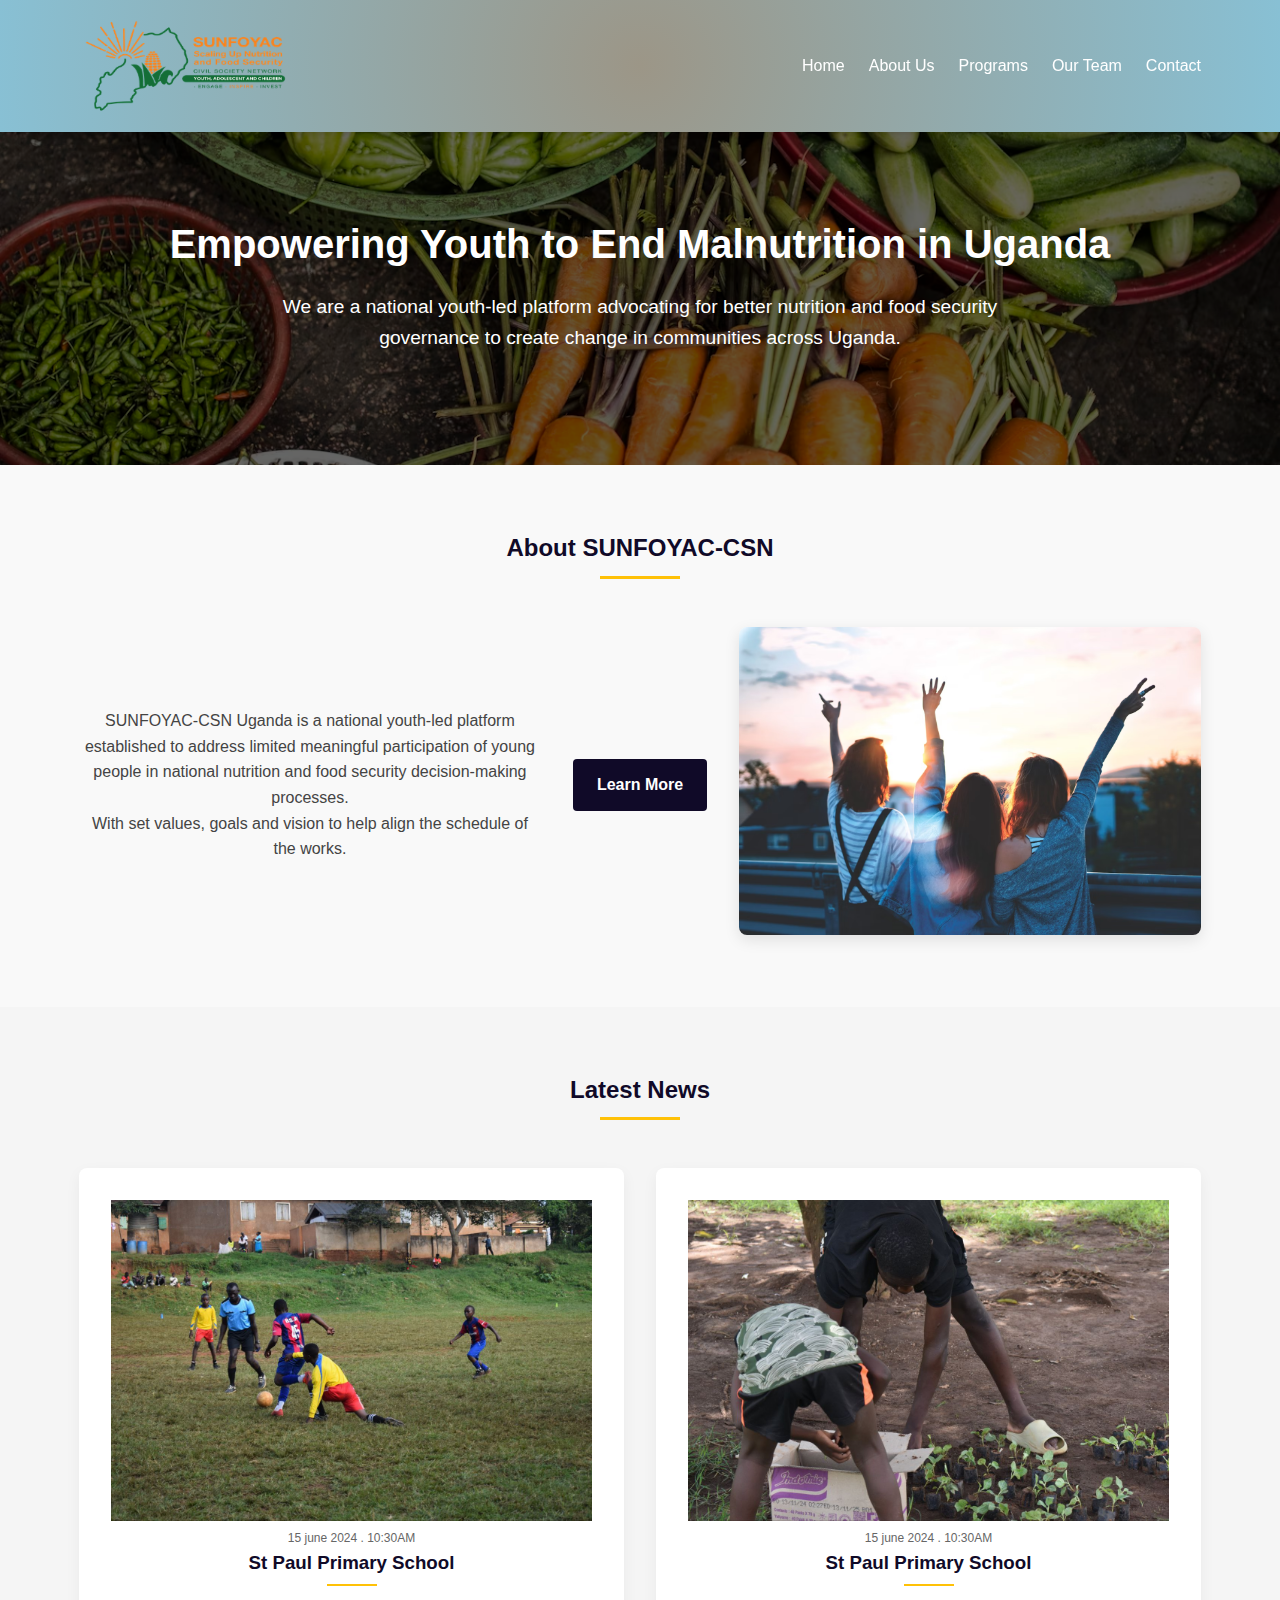
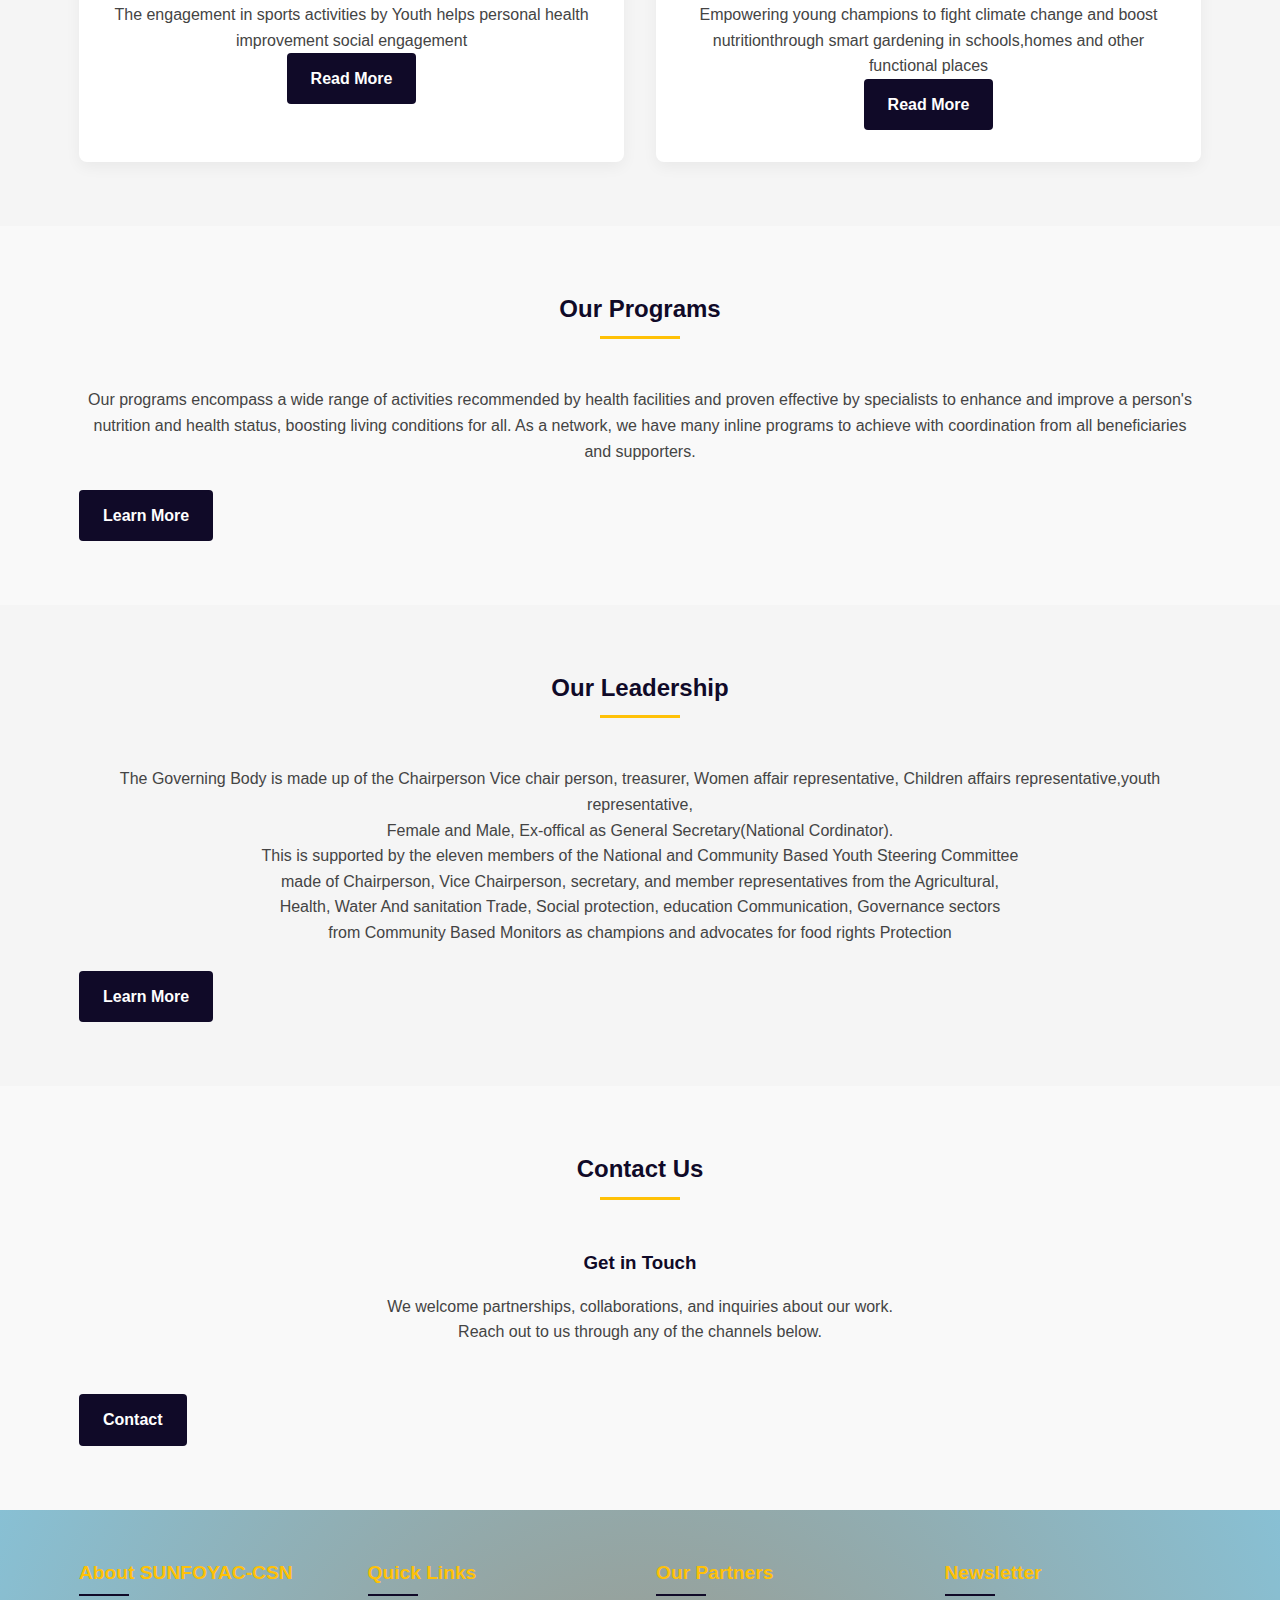
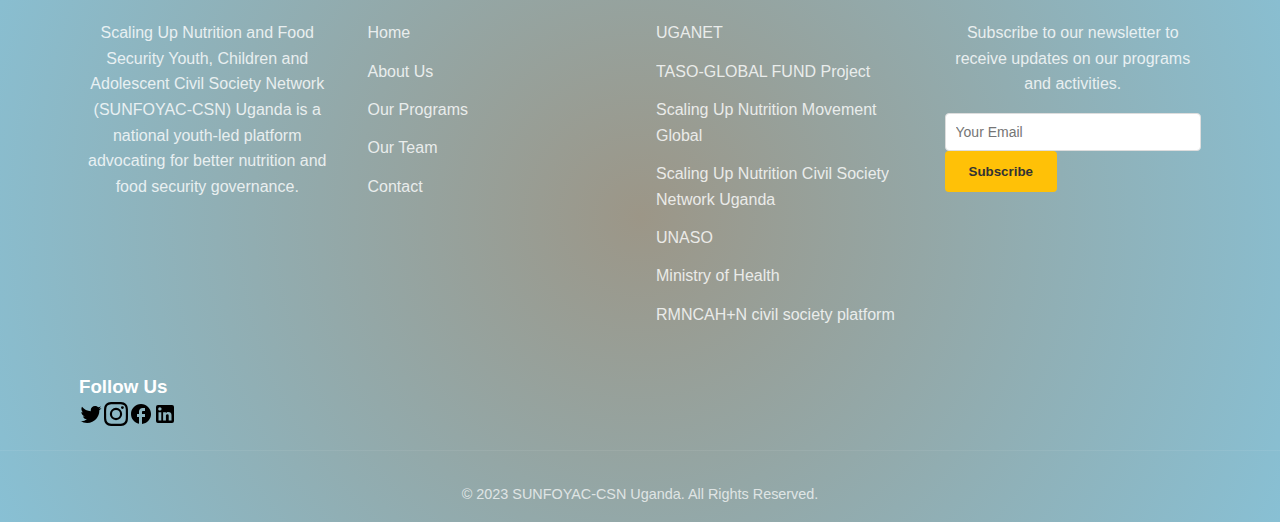
<file: index.html>
<!DOCTYPE html>
<html lang="en">
<head>
    <meta charset="UTF-8">
    <meta name="viewport" content="width=device-width, initial-scale=1.0">
    <title>SUNFOYAC-CSN Uganda | Home</title>
    <!-- Font Awesome for icons -->
    <link rel="stylesheet" href="https://cdnjs.cloudflare.com/ajax/libs/font-awesome/6.0.0-beta3/css/all.min.css">
    <!-- Main Stylesheet -->
    <link rel="stylesheet" href="style.css">
      <link rel="stylesheet" href="https://cdnjs.cloudflare.com/ajax/libs/font-awesome/6.0.0-beta3/css/all.min.css">
    <link rel="stylesheet" href="style.css">
    <link rel="apple-touch-icon" sizes="180x180" href="/apple-touch-icon.png">
    <link rel="icon" type="image/png" sizes="32x32" href="/favicon-32x32.png">
    <link rel="icon" type="image/png" sizes="16x16" href="/favicon-16x16.png">
    <link rel="manifest" href="/site.webmanifest">
    <link rel="icon" href="/favicon.ico" sizes="any">
</head>
<body>

    <header>
        <div class="container header-container">
            <div class="logo" id="logo">
                <img src="Picture.png" alt="SUNFOYAC-CSN Logo">
            </div>
            <button class="mobile-menu-btn" id="mobileMenuBtn">
                <i class="fas fa-bars"></i>
            </button>
            <nav id="mainNav">
                <ul>
                    <li><a href="index.html">Home</a></li>
                    <li><a href="about.html">About Us</a></li>
                    <li><a href="programs.html">Programs</a></li>
                    <li><a href="team.html">Our Team</a></li>
                    <li><a href="contact.html">Contact</a></li>
                   
                </ul>
            </nav>
        </div>
    </header>

    <section class="hero" id="home">
        <div class="container">
            <h2>Empowering Youth to End Malnutrition in Uganda</h2>
            <p>We are a national youth-led platform advocating for better nutrition and food security governance to create change in communities across Uganda.</p>
        </div>
    </section>

    <section class="section" id="about-preview">
        <div class="container">
            <h2 class="section-title">About SUNFOYAC-CSN</h2>
            <div class="about-content">
                <div class="about-text">
                    <p>SUNFOYAC-CSN Uganda is a national youth-led platform established to address limited meaningful participation of young people in national nutrition and food security decision-making processes.</p>
                    <p>With set values, goals and vision to help align the schedule of the works.</p>
                </div>
                <a href="about.html" class="btn btn-primary">Learn More</a>
                <div class="about-image">
                    <img src="splash.avif" alt="Youth empowerment"> <!-- Placeholder for splash.avif -->
                </div>
            </div>
        </div>
    </section>

    <section class="section mission-vision" id="news">
        <div class="container">
            <h2 class="section-title">Latest News</h2>
            <div class="mv-container">
                <div class="mv-card">
                    <img src="sports.jpg" alt="News Image 1">
                    <div class="news-date">15 june 2024 . 10:30AM</div>
                    <h3>St Paul Primary School</h3>
                    <p>The engagement in sports activities by Youth helps  personal health improvement 
                    social engagement </p>
                    <a href="https://x.com/SunfoyacCSN/status/1882785147340415300?s=19" class="btn btn-primary mt-4">Read More</a>
                </div>
                <div class="mv-card">
                    <img src="agric.jpg" alt="News Image 2">
                     <div class="news-date">15 june 2024 . 10:30AM</div>
                    <h3>St Paul Primary School</h3>
                    <p>Empowering young champions to fight climate change and boost nutritionthrough smart gardening in schools,homes and other functional places</p>
                    <a href="https://x.com/SunfoyacCSN/status/1882782446535786909?t=C2aPf9qORNOBhzBIhqQldA&s=19" class="btn btn-primary mt-4">Read More</a>
                </div>
            </div>
        </div>
    </section>

    <section class="section" id="programs-preview">
        <div class="container">
            <h2 class="section-title">Our Programs</h2>
            <div class="programs-grid1">
              <p>
                Our programs encompass a wide range of activities recommended by health facilities and proven effective by specialists to enhance and improve a person's nutrition and health status, boosting living conditions for all. As a network, we have many inline programs to achieve with coordination from all beneficiaries and supporters.
              </p>
            </div><br>
              <a href="programs.html" class="btn btn-primary">Learn More</a>
        </div>
    </section>

    <section class="section team-section" id="team-preview">
        <div class="container">
            <h2 class="section-title">Our Leadership</h2>
            <div class="team-grid1">
                <p>
                    The Governing Body is made up of the Chairperson Vice chair person, treasurer,
                    Women affair representative, Children affairs representative,youth representative,<br>
                    Female and Male, Ex-offical as General Secretary(National Cordinator). <br>
                    This is supported by the eleven members of the National and Community Based Youth Steering Committee <br>
                    made of Chairperson, Vice Chairperson, secretary, and member representatives from the Agricultural, <br>
                    Health, Water And sanitation Trade, Social protection, education Communication, Governance sectors <br>
                    from Community Based Monitors as champions and advocates for food rights Protection
                </p>
            </div><br>
            <a href="team.html" class="btn btn-primary">Learn More</a>
        </div>
    </section>

    <section class="section" id="contact-preview">
        <div class="container">
            <h2 class="section-title">Contact Us</h2>
            <div class="contact-container">
                <div class="contact-info">
                    <h3 style="text-align: center;">Get in Touch</h3>
                    <p style="text-align: center;">We welcome partnerships, collaborations, and inquiries about our work. <br> Reach out to us through any of the channels below.</p>
                </div>
            </div><br>
            <a href="contact.html" class="btn btn-primary" >Contact</a>
        </div>
    </section>

    <footer>
        <div class="container">
            <div class="footer-container">
                <div class="footer-col">
                    <h3>About SUNFOYAC-CSN</h3>
                    <p>Scaling Up Nutrition and Food Security Youth, Children and Adolescent Civil Society Network (SUNFOYAC-CSN) Uganda is a national youth-led platform advocating for better nutrition and food security governance.</p>
                </div>
                <div class="footer-col">
                    <h3>Quick Links</h3>
                    <ul class="footer-links">
                        <li><a href="index.html">Home</a></li>
                        <li><a href="about.html">About Us</a></li>
                        <li><a href="programs.html">Our Programs</a></li>
                        <li><a href="team.html">Our Team</a></li>
                        <li><a href="contact.html">Contact</a></li>
                      
                    </ul>
                </div>
                <div class="footer-col">
                    <h3>Our Partners</h3>
                    <ul class="footer-links">
                        <li><a href="https://uganet.org/" target="_blank">UGANET</a></li>
                        <li><a href="https://tasouganda.org/" target="_blank">TASO-GLOBAL FUND Project</a></li>
                        <li><a href="https://scalingupnutrition.org/" target="_blank">Scaling Up Nutrition Movement Global</a></li>
                        <li><a href="https://scalingupnutrition.org/sun-countries/uganda" target="_blank">Scaling Up Nutrition Civil Society Network Uganda</a></li>
                        <li><a href="https://www.devex.com/organizations/uganda-network-of-aids-organizations-unaso-124773" target="_blank">UNASO</a></li>
                        <li><a href="https://health.go.ug/" target="_blank">Ministry of Health</a></li>
                        <li><a href="https://library.health.go.ug/sites/default/files/resources/RMNCAH%20Sharpened%20Plan%20II%20-%20Approved%20%28002%29.pdf">RMNCAH+N civil society platform</a></li>
                    </ul>
                </div>
                <div class="footer-col">
                    <h3>Newsletter</h3>
                    <p>Subscribe to our newsletter to receive updates on our programs and activities.</p>
                    <form class="newsletter-form" id="newsletter-form">
                        <input type="email" placeholder="Your Email" id="newsletter-email" required>
                        <button type="submit" class="btn">Subscribe</button>
                    </form>
                </div>
            </div>
            <h3>Follow Us</h3>
            <div class="social-links">
                <a href="https://x.com/sunfoyac?t=x7d6C80-5ItOfhz7-4rRIw&s=09" target="_blank" aria-label="Twitter">
                    <svg class="social-icon" viewBox="0 0 24 24" aria-label="twitter">
                            <path d="M22.46 6c-.77.35-1.6.58-2.46.69.88-.53 1.56-1.37 1.88-2.38-.83.5-1.75.85-2.72 1.05C18.37 4.5 17.26 4 16 4c-2.35 0-4.27 1.92-4.27 4.29 0 .34.04.67.11.98C8.28 9.09 5.11 7.38 3 4.79c-.37.63-.58 1.37-.58 2.15 0 1.49.75 2.81 1.91 3.56-.71 0-1.37-.2-1.95-.5v.03c0 2.08 1.48 3.82 3.44 4.21a4.22 4.22 0 0 1-1.93.07 4.28 4.28 0 0 0 4 2.98 8.521 8.521 0 0 1-5.33 1.84c-.34 0-.68-.02-1.02-.06C3.44 20.29 5.7 21 8.12 21 16 21 20.33 14.46 20.33 8.79c0-.19 0-.37-.01-.56.84-.6 1.56-1.36 2.14-2.23z"/>
                    </svg>
                </a>
                <a href="https://www.instagram.com/sunfoyac?igsh=MXF5dW9qZWVhNGk2bQ==" target="_blank" aria-label="Instagram">
                    <svg class="instagram-icon" aria-label="instagram" viewBox="0 0 24 24" width="24" height="24">
                        <path d="M12 2.163c3.204 0 3.584.012 4.85.07 3.252.148 4.771 1.691 4.919 4.919.058 1.265.069 1.645.069 4.849 0 3.205-.012 3.584-.069 4.849-.149 3.225-1.664 4.771-4.919 4.919-1.266.058-1.644.07-4.85.07-3.204 0-3.584-.012-4.849-.07-3.26-.149-4.771-1.699-4.919-4.92-.058-1.265-.07-1.644-.07-4.849 0-3.204.013-3.583.07-4.849.149-3.227 1.664-4.771 4.919-4.919 1.266-.057 1.645-.069 4.849-.069zM12 0C8.741 0 8.333.014 7.053.072 2.695.272.273 2.69.073 7.052.014 8.333 0 8.741 0 12c0 3.259.014 3.668.072 4.948.2 4.358 2.618 6.78 6.98 6.98C8.333 23.986 8.741 24 12 24c3.259 0 3.668-.014 4.948-.072 4.354-.2 6.782-2.618 6.979-6.98.059-1.28.073-1.689.073-4.948 0-3.259-.014-3.667-.072-4.947-.196-4.354-2.617-6.78-6.979-6.98C15.668.014 15.259 0 12 0zm0 5.838a6.162 6.162 0 1 0 0 12.324 6.162 6.162 0 0 0 0-12.324zM12 16a4 4 0 1 1 0-8 4 4 0 0 1 0 8zm6.406-11.845a1.44 1.44 0 1 0 0 2.881 1.44 1.44 0 0 0 0-2.881z"/>
                            </svg>
                        </a>
                        <a href="https://Facebook.com" target="_blank" aria-label="Facebook">
                            <svg class="facebook-icon" viewBox="0 0 24 24" width="24" height="24">
                                <path d="M22 12c0-5.52-4.48-10-10-10S2 6.48 2 12c0 4.84 3.44 8.87 8 9.8V15H8v-3h2V9.5C10 7.57 11.57 6 13.5 6H16v3h-2c-.55 0-1 .45-1 1v2h3v3h-3v6.95c5.05-.5 9-4.76 9-9.95z"/>
                            </svg>
                        </a>
                        <a href="https://Linkedin.com" target="_blank" aria-label="Linkedln">
                            <svg class="linkedin-icon" viewBox="0 0 24 24" width="24" height="24">
                                <path d="M19 3a2 2 0 0 1 2 2v14a2 2 0 0 1-2 2H5a2 2 0 0 1-2-2V5a2 2 0 0 1 2-2h14m-.5 15.5v-5.3a3.26 3.26 0 0 0-3.26-3.26c-.85 0-1.84.52-2.32 1.3v-1.11h-2.79v8.37h2.79v-4.93c0-.77.62-1.4 1.39-1.4a1.4 1.4 0 0 1 1.4 1.4v4.93h2.79M6.88 8.56a1.68 1.68 0 0 0 1.68-1.68c0-.93-.75-1.69-1.68-1.69a1.69 1.69 0 0 0-1.69 1.69c0 .93.76 1.68 1.69 1.68m1.39 9.94v-8.37H5.5v8.37h2.77z"/>
                            </svg>
                        </a>
                        <a href="https://youtube.com/@sunfoyaccsn?si=83Ycz2KePo5KjY62" target="_blank" aria-label="Youtube">
                            <svg class="youtube-icon" viewBox="0 0 24 24" aria-label="youtube">
                                <path d="M10 15l5.19-3L10 9v6m11.56-7.83c.13.47.22 1.1.28 1.9.07.8.1 1.49.1 2.09L22 12c0 2.19-.16 3.8-.44 4.83-.25.9-.83 1.48-1.73 1.73-.47.13-1.33.22-2.65.28-1.3.07-2.49.1-3.59.1L12 19c-4.19 0-6.8-.16-7.83-.44-.9-.25-1.48-.83-1.73-1.73-.13-.47-.22-1.1-.28-1.9-.07-.8-.1-1.49-.1-2.09L2 12c0-2.19.16-3.8.44-4.83.25-.9.83-1.48 1.73-1.73.47-.13 1.33-.22 2.65-.28 1.3-.07 2.49-.1 3.59-.1L12 5c4.19 0 6.8.16 7.83.44.9.25 1.48.83 1.73 1.73z"/>
                            </svg>
                        </a>
                    </div>
                </div>
                <div class="copyright">
                    <p>&copy; 2023 SUNFOYAC-CSN Uganda. All Rights Reserved.</p>
                </div>
            </div>
        </div>
    </footer>

    <script src="script.js"></script>
</body>
</html>
</file>
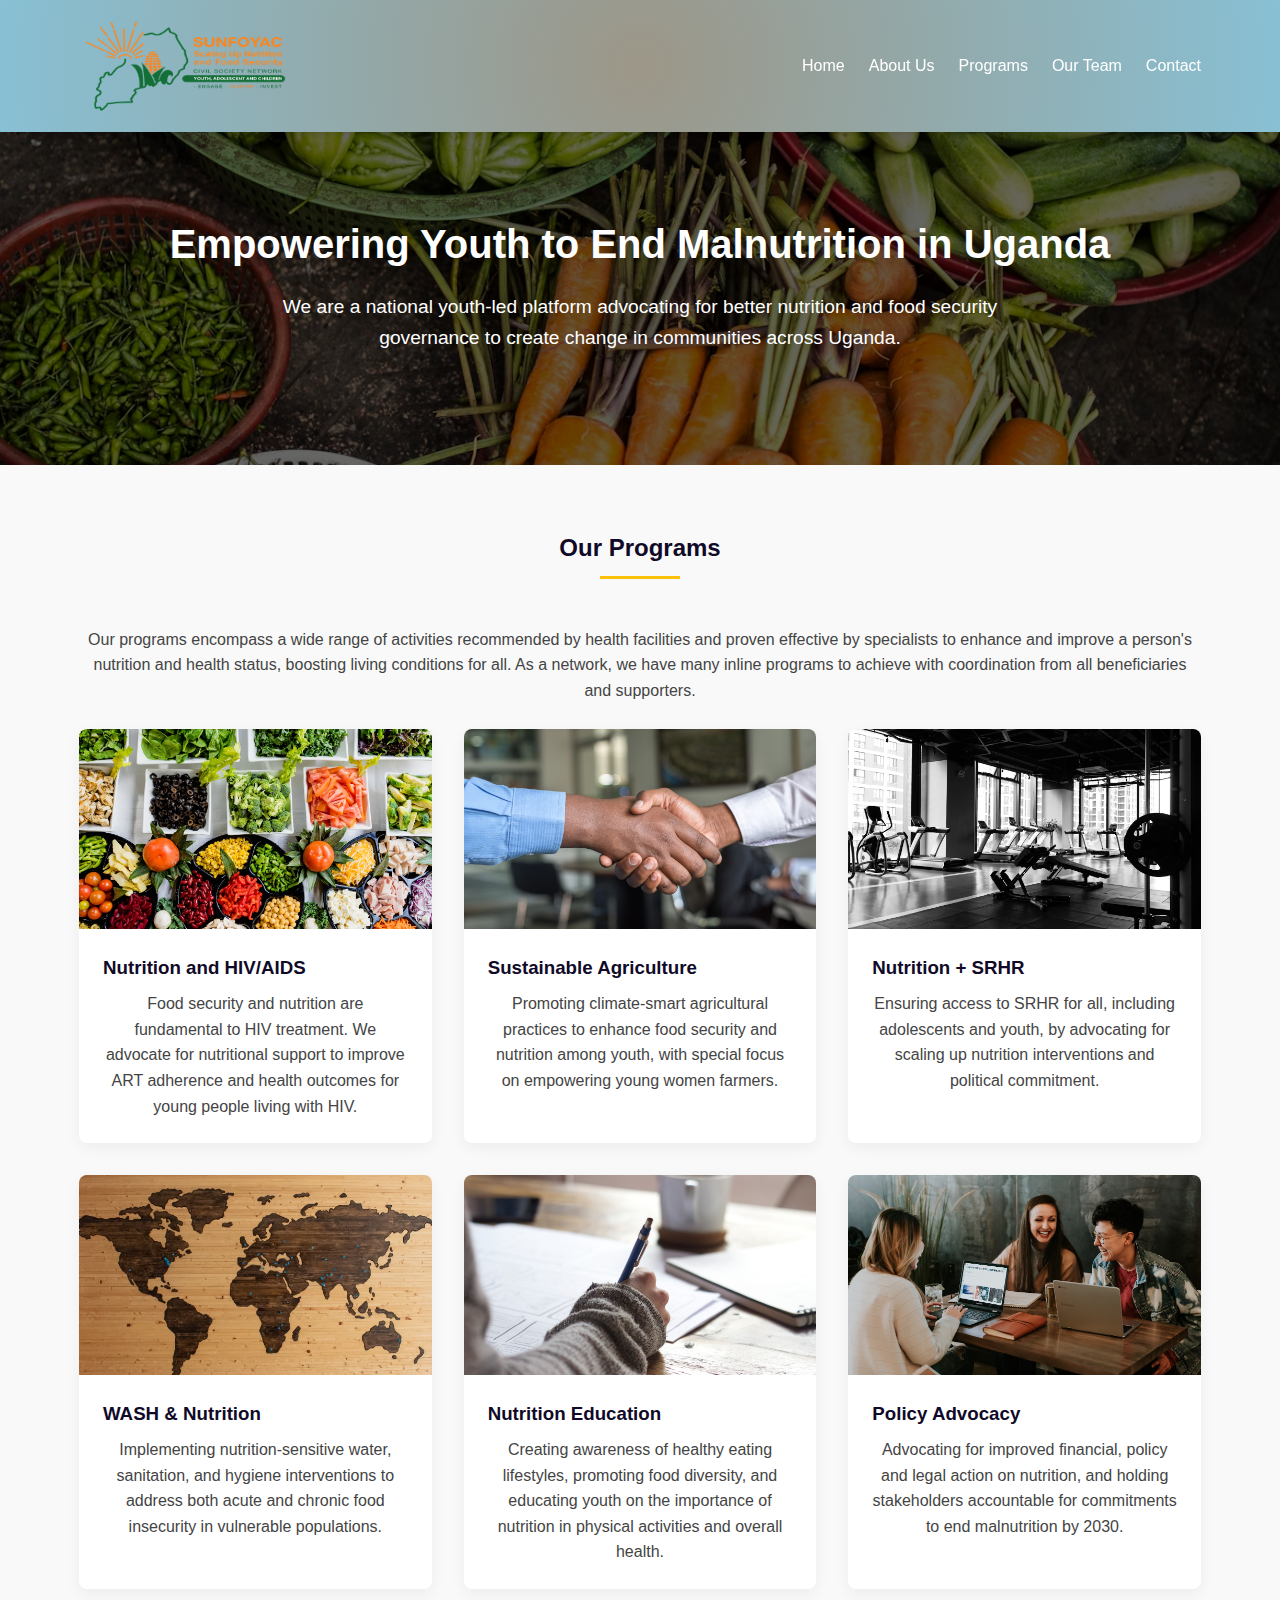
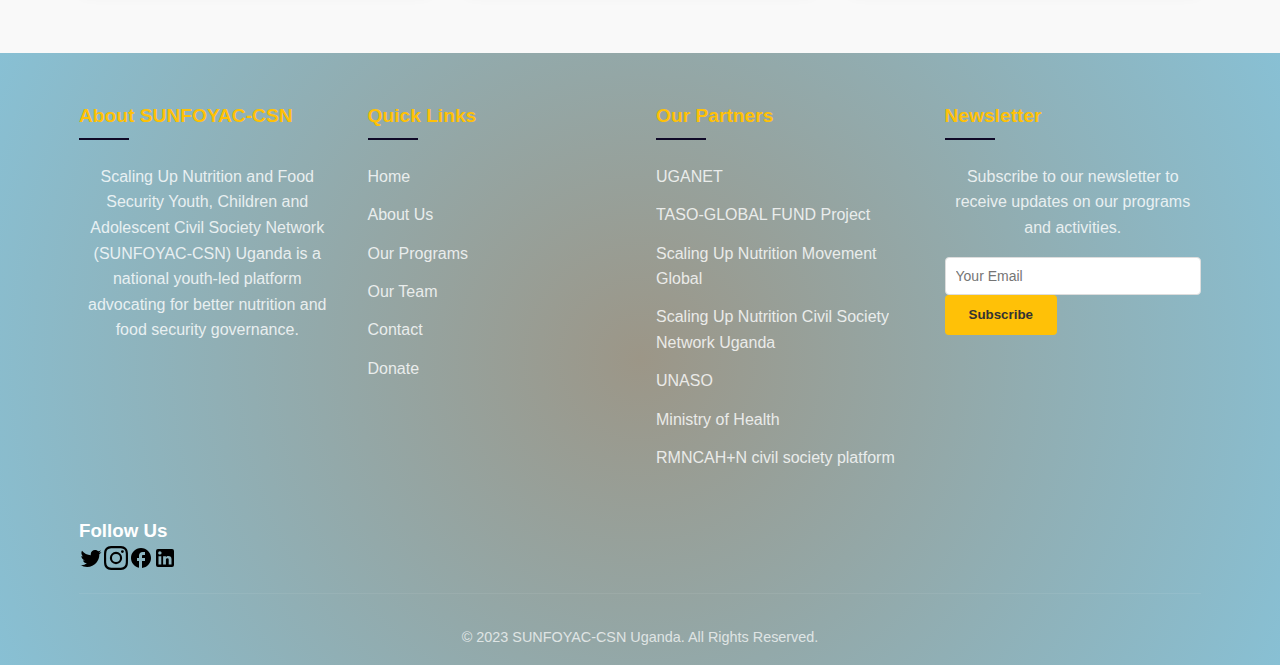
<file: programs.html>
<!DOCTYPE html>
<html lang="en">
<head>
    <meta charset="UTF-8">
    <meta name="viewport" content="width=device-width, initial-scale=1.0">
    <title>SUNFOYAC-CSN Uganda | Programs</title>
    <!-- Font Awesome for icons -->
    <link rel="stylesheet" href="https://cdnjs.cloudflare.com/ajax/libs/font-awesome/6.0.0-beta3/css/all.min.css">
    <!-- Main Stylesheet -->
    <link rel="stylesheet" href="style.css">
</head>
<body>

    <header>
        <div class="container header-container">
            <div class="logo" id="logo">
                <img src="Picture.png" alt="SUNFOYAC-CSN Logo">
            </div>
            <button class="mobile-menu-btn" id="mobileMenuBtn">
                <i class="fas fa-bars"></i>
            </button>
            <nav id="mainNav">
                <ul>
                    <li><a href="index.html">Home</a></li>
                    <li><a href="about.html">About Us</a></li>
                    <li><a href="programs.html">Programs</a></li>
                    <li><a href="team.html">Our Team</a></li>
                    <li><a href="contact.html">Contact</a></li>
                    
                </ul>
            </nav>
        </div>
    </header>

    <section class="hero" id="home">
        <div class="container">
            <h2>Empowering Youth to End Malnutrition in Uganda</h2>
            <p>We are a national youth-led platform advocating for better nutrition and food security governance to create change in communities across Uganda.</p>
        </div>
    </section>

    <section class="section" id="programs">
        <div class="container">
            <h2 class="section-title">Our Programs</h2>
            <div class="programs-grid1">
              <p>
                Our programs encompass a wide range of activities recommended by health facilities and proven effective by specialists to enhance and improve a person's nutrition and health status, boosting living conditions for all. As a network, we have many inline programs to achieve with coordination from all beneficiaries and supporters.
              </p>
            </div><br>
            <div class="programs-grid">
                <div class="program-card">
                    <div class="program-img">
                        <img src="food.avif" alt="Nutrition Program"> <!-- Placeholder for food.avif -->
                    </div>
                    <div class="program-content">
                        <h3>Nutrition and HIV/AIDS</h3>
                        <p>Food security and nutrition are fundamental to HIV treatment. We advocate for nutritional support to improve ART adherence and health outcomes for young people living with HIV.</p>
                    </div>
                </div>
                <div class="program-card">
                    <div class="program-img">
                        <img src="shake.avif" alt="Agriculture Program"> <!-- Placeholder for shake.avif -->
                    </div>
                    <div class="program-content">
                        <h3>Sustainable Agriculture</h3>
                        <p>Promoting climate-smart agricultural practices to enhance food security and nutrition among youth, with special focus on empowering young women farmers.</p>
                    </div>
                </div>
                <div class="program-card">
                    <div class="program-img">
                        <img src="gym.avif" alt="SRHR Program"> <!-- Placeholder for gym.avif -->
                    </div>
                    <div class="program-content">
                        <h3>Nutrition + SRHR</h3>
                        <p>Ensuring access to SRHR for all, including adolescents and youth, by advocating for scaling up nutrition interventions and political commitment.</p>
                    </div>
                </div>
                <div class="program-card">
                    <div class="program-img">
                        <img src="africa.avif" alt="WASH Program"> <!-- Placeholder for africa.avif -->
                    </div>
                    <div class="program-content">
                        <h3>WASH & Nutrition</h3>
                        <p>Implementing nutrition-sensitive water, sanitation, and hygiene interventions to address both acute and chronic food insecurity in vulnerable populations.</p>
                    </div>
                </div>
                <div class="program-card">
                    <div class="program-img">
                        <img src="education.jpeg" alt="Education Program"> <!-- Placeholder for education.jpeg -->
                    </div>
                    <div class="program-content">
                        <h3>Nutrition Education</h3>
                        <p>Creating awareness of healthy eating lifestyles, promoting food diversity, and educating youth on the importance of nutrition in physical activities and overall health.</p>
                    </div>
                </div>
                <div class="program-card">
                    <div class="program-img">
                        <img src="policy.avif" Alt="Advocacy Program"> <!-- Placeholder for policy.avif -->
                    </div>
                    <div class="program-content">
                        <h3>Policy Advocacy</h3>
                        <p>Advocating for improved financial, policy and legal action on nutrition, and holding stakeholders accountable for commitments to end malnutrition by 2030.</p>
                    </div>
                </div>
            </div>
        </div>
    </section>

    <footer>
        <div class="container">
            <div class="footer-container">
                <div class="footer-col">
                    <h3>About SUNFOYAC-CSN</h3>
                    <p>Scaling Up Nutrition and Food Security Youth, Children and Adolescent Civil Society Network (SUNFOYAC-CSN) Uganda is a national youth-led platform advocating for better nutrition and food security governance.</p>
                </div>
                <div class="footer-col">
                    <h3>Quick Links</h3>
                    <ul class="footer-links">
                        <li><a href="index.html">Home</a></li>
                        <li><a href="about.html">About Us</a></li>
                        <li><a href="programs.html">Our Programs</a></li>
                        <li><a href="team.html">Our Team</a></li>
                        <li><a href="contact.html">Contact</a></li>
                        <li><a href="donate.html">Donate</a></li>
                    </ul>
                </div>
                <div class="footer-col">
                    <h3>Our Partners</h3>
                    <ul class="footer-links">
                        <li><a href="https://uganet.org/" target="_blank">UGANET</a></li>
                        <li><a href="https://tasouganda.org/" target="_blank">TASO-GLOBAL FUND Project</a></li>
                        <li><a href="https://scalingupnutrition.org/" target="_blank">Scaling Up Nutrition Movement Global</a></li>
                        <li><a href="https://scalingupnutrition.org/sun-countries/uganda" target="_blank">Scaling Up Nutrition Civil Society Network Uganda</a></li>
                        <li><a href="https://www.devex.com/organizations/uganda-network-of-aids-organizations-unaso-124773" target="_blank">UNASO</a></li>
                        <li><a href="https://health.go.ug/" target="_blank">Ministry of Health</a></li>
                        <li><a href="#">RMNCAH+N civil society platform</a></li>
                    </ul>
                </div>
                <div class="footer-col">
                    <h3>Newsletter</h3>
                    <p>Subscribe to our newsletter to receive updates on our programs and activities.</p>
                    <form class="newsletter-form" id="newsletter-form">
                        <input type="email" placeholder="Your Email" id="newsletter-email" required>
                        <button type="submit" class="btn">Subscribe</button>
                    </form>
                </div>
            </div>
            <h3>Follow Us</h3>
            <div class="social-links">
                <a href="https://x.com/sunfoyac?t=x7d6C80-5ItOfhz7-4rRIw&s=09" target="_blank" aria-label="Twitter">
                    <svg class="social-icon" viewBox="0 0 24 24" aria-label="twitter">
                            <path d="M22.46 6c-.77.35-1.6.58-2.46.69.88-.53 1.56-1.37 1.88-2.38-.83.5-1.75.85-2.72 1.05C18.37 4.5 17.26 4 16 4c-2.35 0-4.27 1.92-4.27 4.29 0 .34.04.67.11.98C8.28 9.09 5.11 7.38 3 4.79c-.37.63-.58 1.37-.58 2.15 0 1.49.75 2.81 1.91 3.56-.71 0-1.37-.2-1.95-.5v.03c0 2.08 1.48 3.82 3.44 4.21a4.22 4.22 0 0 1-1.93.07 4.28 4.28 0 0 0 4 2.98 8.521 8.521 0 0 1-5.33 1.84c-.34 0-.68-.02-1.02-.06C3.44 20.29 5.7 21 8.12 21 16 21 20.33 14.46 20.33 8.79c0-.19 0-.37-.01-.56.84-.6 1.56-1.36 2.14-2.23z"/>
                    </svg>
                </a>
                <a href="https://www.instagram.com/sunfoyac?igsh=MXF5dW9qZWVhNGk2bQ==" target="_blank" aria-label="Instagram">
                    <svg class="instagram-icon" aria-label="instagram" viewBox="0 0 24 24" width="24" height="24">
                        <path d="M12 2.163c3.204 0 3.584.012 4.85.07 3.252.148 4.771 1.691 4.919 4.919.058 1.265.069 1.645.069 4.849 0 3.205-.012 3.584-.069 4.849-.149 3.225-1.664 4.771-4.919 4.919-1.266.058-1.644.07-4.85.07-3.204 0-3.584-.012-4.849-.07-3.26-.149-4.771-1.699-4.919-4.92-.058-1.265-.07-1.644-.07-4.849 0-3.204.013-3.583.07-4.849.149-3.227 1.664-4.771 4.919-4.919 1.266-.057 1.645-.069 4.849-.069zM12 0C8.741 0 8.333.014 7.053.072 2.695.272.273 2.69.073 7.052.014 8.333 0 8.741 0 12c0 3.259.014 3.668.072 4.948.2 4.358 2.618 6.78 6.98 6.98C8.333 23.986 8.741 24 12 24c3.259 0 3.668-.014 4.948-.072 4.354-.2 6.782-2.618 6.979-6.98.059-1.28.073-1.689.073-4.948 0-3.259-.014-3.667-.072-4.947-.196-4.354-2.617-6.78-6.979-6.98C15.668.014 15.259 0 12 0zm0 5.838a6.162 6.162 0 1 0 0 12.324 6.162 6.162 0 0 0 0-12.324zM12 16a4 4 0 1 1 0-8 4 4 0 0 1 0 8zm6.406-11.845a1.44 1.44 0 1 0 0 2.881 1.44 1.44 0 0 0 0-2.881z"/>
                    </svg>
                </a>
                <a href="https://Facebook.com" target="_blank" aria-label="Facebook">
                    <svg class="facebook-icon" viewBox="0 0 24 24" width="24" height="24">
                        <path d="M22 12c0-5.52-4.48-10-10-10S2 6.48 2 12c0 4.84 3.44 8.87 8 9.8V15H8v-3h2V9.5C10 7.57 11.57 6 13.5 6H16v3h-2c-.55 0-1 .45-1 1v2h3v3h-3v6.95c5.05-.5 9-4.76 9-9.95z"/>
                    </svg>
                </a>
                <a href="https://Linkedin.com" target="_blank" aria-label="Linkedln">
                    <svg class="linkedin-icon" viewBox="0 0 24 24" width="24" height="24">
                        <path d="M19 3a2 2 0 0 1 2 2v14a2 2 0 0 1-2 2H5a2 2 0 0 1-2-2V5a2 2 0 0 1 2-2h14m-.5 15.5v-5.3a3.26 3.26 0 0 0-3.26-3.26c-.85 0-1.84.52-2.32 1.3v-1.11h-2.79v8.37h2.79v-4.93c0-.77.62-1.4 1.39-1.4a1.4 1.4 0 0 1 1.4 1.4v4.93h2.79M6.88 8.56a1.68 1.68 0 0 0 1.68-1.68c0-.93-.75-1.69-1.68-1.69a1.69 1.69 0 0 0-1.69 1.69c0 .93.76 1.68 1.69 1.68m1.39 9.94v-8.37H5.5v8.37h2.77z"/>
                    </svg>
                </a>
                <a href="https://youtube.com/@sunfoyaccsn?si=83Ycz2KePo5KjY62" target="_blank" aria-label="Youtube">
                    <svg class="youtube-icon" viewBox="0 0 24 24" aria-label="youtube">
                        <path d="M10 15l5.19-3L10 9v6m11.56-7.83c.13.47.22 1.1.28 1.9.07.8.1 1.49.1 2.09L22 12c0 2.19-.16 3.8-.44 4.83-.25.9-.83 1.48-1.73 1.73-.47.13-1.33.22-2.65.28-1.3.07-2.49.1-3.59.1L12 19c-4.19 0-6.8-.16-7.83-.44-.9-.25-1.48-.83-1.73-1.73-.13-.47-.22-1.1-.28-1.9-.07-.8-.1-1.49-.1-2.09L2 12c0-2.19.16-3.8.44-4.83.25-.9.83-1.48 1.73-1.73.47-.13 1.33-.22 2.65-.28 1.3-.07 2.49-.1 3.59-.1L12 5c4.19 0 6.8.16 7.83.44.9.25 1.48.83 1.73 1.73z"/>
                    </svg>
                </a>
            </div>
            <div class="copyright">
                <p>&copy; 2023 SUNFOYAC-CSN Uganda. All Rights Reserved.</p>
            </div>
        </div>
    </footer>

    <script src="script.js"></script>
</body>
</html>
</file>
<file: style.css>
/* Embedded style.css content */
:root {
    --primary-color: #100A28;
    --secondary-color: #ffc107;
    --accent-color: #d32f2f;
    --light-color: #f5f5f5;
    --dark-color: #333;
    --text-color: #444;
}

* {
    margin: 0;
    padding: 0;
    box-sizing: border-box;
    font-family: 'Segoe UI', Tahoma, Geneva, Verdana, sans-serif;
}

body {
    line-height: 1.6;
    color: var(--text-color);
    background-color: #f9f9f9;
    width:100%;
}
p{
    align-items: center;
    text-align: center;
}
.logo {
    font-size: 1.8rem;
    font-weight: bold;

}

.container {
    width: 90%;
    max-width: 1200px;
    margin: 0 auto;
    padding: 0 15px;
}

.container1 {

    text-align: center;
    width: 90%;
    max-width: 1200px;
    margin: 0 auto;
    padding: 0 15px;
}

header {
    background:radial-gradient(circle, #9c9687,#88c0d4);
    color: white;
    padding: 1rem 0;
    box-shadow: 0 2px 5px rgba(0,0,0,0.1);
    position: sticky;
    top: 0;
    z-index: 100;
  animation: gradientShift 5s ease infinite;
    max-width:"100%";
}

.header-container {
    display: flex;
    justify-content: space-between;
    align-items: center;
}

.logo {
    display: flex;
    align-items: center;
}

.logo img {
    height: auto;
    max-width: 100%;
    width: auto;
    max-height: 100px;
    margin-right: 15px;
}

.logo-text h1 {
    font-size: 1.5rem;
    margin-bottom: 0.2rem;
}

.logo-text p {
    font-size: 0.8rem;
    opacity: 0.8;
}

nav ul {
    display: flex;
    list-style: none;
}

nav ul li {
    margin-left: 1.5rem;
}

nav ul li a {
    color: white;
    text-decoration: none;
    font-weight: 500;
    transition: all 0.3s ease;
    padding: 0.5rem 0;
    position: relative;
}

nav ul li a:hover {
    color: var(--secondary-color);
}

nav ul li a::after {
    content: '';
    position: absolute;
    bottom: 0;
    left: 0;
    width: 0;
    height: 2px;
    background-color: var(--secondary-color);
    transition: width 0.3s ease;
}

nav ul li a:hover::after {
    width: 100%;
}

.mobile-menu-btn {
    display: none;
    background: none;
    border: none;
    color: white;
    font-size: 1.5rem;
    cursor: pointer;
}


.hero {
    background: linear-gradient(rgba(0,0,0,0.6), rgba(0,0,0,0.6)), url('cover.avif'); /* Placeholder for cover.avif */
    background-size: cover;
    background-position: center;
    color: white;
    text-align: center;
    padding: 5rem 0;
  
}

.hero h2 {
    font-size: 2.5rem;
    margin-bottom: 1rem;
}

.hero p {
    font-size: 1.2rem;
    max-width: 800px;
    margin: 0 auto 2rem;
}

.btn {
    display: inline-block;
    background-color: var(--secondary-color);
    color: var(--dark-color);
    padding: 0.8rem 1.5rem;
    border-radius: 4px;
    text-decoration: none;
    font-weight: 600;
    transition: all 0.3s ease;
    border: none;
    cursor: pointer;
}

.btn:hover {
    background-color: #ffb300;
    transform: translateY(-2px);
    box-shadow: 0 4px 8px rgba(0,0,0,0.1);
}

.btn-primary {
    background-color: var(--primary-color);
    color: white;
}

.btn-primary:hover {
    background-color: #1b5e20;
}


.section {
    padding: 4rem 0;
}

.section-title {
    text-align: center;
    margin-bottom: 3rem;
    color: var(--primary-color);
    position: relative;
}

.section-title::after {
    content: '';
    display: block;
    width: 80px;
    height: 3px;
    background-color: var(--secondary-color);
    margin: 0.5rem auto 0;
}

.about-content {
    display: flex;
    flex-wrap: wrap;
    gap: 2rem;
    align-items: center;
}

.about-text {
    flex: 1;
    min-width: 300px;
}

.about-image {
    flex: 1;
    min-width: 300px;
    text-align: center;
}

.about-image img {
    max-width: 100%;
    border-radius: 8px;
    box-shadow: 0 5px 15px rgba(0,0,0,0.1);
}


.mission-vision {
    background-color: var(--light-color);
}

.mv-container {
    display: flex;
    flex-wrap: wrap;
    gap: 2rem;
    justify-content: center;
}

.mv-card {
    background-color: white;
    padding: 2rem;
    border-radius: 8px;
    box-shadow: 0 5px 15px rgba(0,0,0,0.05);
    flex: 1;
    min-width: 300px;
    text-align: center;
    transition: transform 0.3s ease;
}
.mv-card img{
    width: 100%;
    object-fit: cover;
}

.mv-card:hover {
    transform: translateY(-10px);
}

.mv-card h3 {
    color: var(--primary-color);
    margin-bottom: 1rem;
    position: relative;
    padding-bottom: 0.5rem;
}

.mv-card h3::after {
    content: '';
    position: absolute;
    bottom: 0;
    left: 50%;
    transform: translateX(-50%);
    width: 50px;
    height: 2px;
    background-color: var(--secondary-color);
}

.mv-card i {
    font-size: 2.5rem;
    color: var(--primary-color);
    margin-bottom: 1rem;
}
.news-date{
    color: #666;
    font-size: 12px;
}

/* Programs Section */
.programs-grid {
    display: grid;
    grid-template-columns: repeat(auto-fill, minmax(300px, 1fr));
    gap: 2rem;
}
.program-grid1 {
    display: grid;

    gap: 2rem;
}

.program-card {
    background-color: white;
    border-radius: 8px;
    overflow: hidden;
    box-shadow: 0 5px 15px rgba(0,0,0,0.05);
    transition: transform 0.3s ease;
}

.program-card:hover {
    transform: translateY(-5px);
}

.program-img {
    height: 200px;
    overflow: hidden;
}

.program-img img {
    width: 100%;
    height: 100%;
    object-fit: cover;
    transition: transform 0.5s ease;
}

.program-card:hover .program-img img {
    transform: scale(1.1);
}

.program-content {
    padding: 1.5rem;
}

.program-content h3 {
    color: var(--primary-color);
    margin-bottom: 0.5rem;
}

/* Team Section */
.team-section {
    background-color: var(--light-color);
}

.team-grid {
    display: grid;
    grid-template-columns: repeat(auto-fill, minmax(250px, 1fr));
    gap: 2rem;
}
.team-grid1 {
    text-align: center;
    display: grid;
    gap: 2rem;
}

.team-member {
    background-color: white;
    border-radius: 8px;
    overflow: hidden;
    box-shadow: 0 5px 15px rgba(0,0,0,0.05);
    text-align: center;
    transition: transform 0.3s ease;
}

.team-member:hover {
    transform: translateY(-5px);
}

.member-img {
    height: 250px;
    overflow: hidden;
}

.member-img img {
    width: 100%;
    height: 100%;
    object-fit: cover;
}

.member-info {
    padding: 1.5rem;
}

.member-info h3 {
    color: var(--primary-color);
    margin-bottom: 0.3rem;
}

.member-info p {
    color: var(--accent-color);
    font-weight: 500;
    margin-bottom: 1rem;
}
table{
    width: 70%;
    border-collapse: collapse;
    font-family: Arial, Helvetica, sans-serif;
   padding: 20px;
   background-color: #c4c0c0;
   overflow: hidden;
   margin: 30px auto;
}
th{
    background-color: #f2f2f2;
    padding: 12px;
    text-align: left;
    border-bottom: 2px solid #ddd;
    background-color: #c4c0c0;
    color: #100A28;
    font-weight: bolder;
}
td{
    padding: 10px;
    border-bottom: 1px soldi #ddd;
    vertical-align: middle;
    text-align: left;
    color: #100A28;
    font-weight: bold;
}
td img{
    width: 100px;
    height:100px ;
    object-fit: cover;
    border: 2px solid #ddd;
    border-radius: 50%;
    overflow: hidden;
    display: inline-block;
}
tr:hover{
    background-color: none;
     transform: translateY(-5px);
}
.vid-container{
position: relative;
padding-bottom: 177.78%;
height: 0;
overflow: hidden;
width:100%;
text-align: center;
}

.vid-container video{
  position: absolute;
  top: 0;
  left: 0;
  width: 100%;
  height: 100%; 
  
}
h4 a{
    color: #2c3e50;
    margin-bottom: 5px;
}




/* Contact Section */
.contact-container {
    display: flex;
    flex-wrap: wrap;
    gap: 2rem;
}

.contact-info {
    flex: 1;
    min-width: 300px;
}

.contact-info h3 {
    color: var(--primary-color);
    margin-bottom: 1rem;
}

.contact-info p {
    margin-bottom: 1.5rem;
}

.contact-details {
    margin-bottom: 2rem;
}

.contact-item {
    display: flex;
    align-items: flex-start;
    margin-bottom: 1rem;
}

.contact-item i {
    margin-right: 1rem;
    color: var(--primary-color);
    font-size: 1.2rem;
    margin-top: 0.2rem;
}

.contact-form {
    flex: 1;
    min-width: 300px;
    background-color: white;
    padding: 2rem;
    border-radius: 8px;
    box-shadow: 0 5px 15px rgba(0,0,0,0.05);
}

.form-group {
    margin-bottom: 1.5rem;
}

.form-group label {
    display: block;
    margin-bottom: 0.5rem;
    font-weight: 500;
}

.form-group input,
.form-group textarea {
    width: 100%;
    padding: 0.8rem;
    border: 1px solid #ddd;
    border-radius: 4px;
    font-size: 1rem;
}

.form-group textarea {
    min-height: 150px;
    resize: vertical;
}


/* Impact Statement */
.impact-statement {
    background-color: #f8f9fa;
    padding: 20px;
    border-radius: 8px;
    margin-bottom: 30px;
}

.impact-statement ul {
    list-style: none;
    padding-left: 0;
}

.impact-statement li {
    margin-bottom: 10px;
    padding-left: 25px;
    position: relative;
}

.impact-statement li i {
    color: var(--primary-color);
    position: absolute;
    left: 0;
    top: 3px;
}

/* Impact Stats */
.impact-stats {
    display: flex;
    justify-content: space-between;
    margin-bottom: 30px;
    text-align: center;
}

.stat-item {
    flex: 1;
    padding: 15px;
}

.stat-number {
    font-size: 24px;
    font-weight: bold;
    color: var(--primary-color);
    margin-bottom: 5px;
}

.stat-label {
    font-size: 14px;
    color: var(--text-color);
}

/* Testimonial */
.testimonial {
    background-color: var(--light-color);
    padding: 20px;
    border-radius: 8px;
    margin-bottom: 30px;
    position: relative;
}

.testimonial:before {
    content: '"';
    font-size: 60px;
    color: rgba(0,0,0,0.1);
    position: absolute;
    top: 10px;
    left: 10px;
    line-height: 1;
}

.testimonial blockquote {
    margin: 0;
    padding: 0 0 0 30px;
    font-style: italic;
}

.testimonial-author {
    text-align: right;
    font-weight: bold;
    margin-top: 10px;
    color: var(--primary-color);
}

/* Donation Form Styles */
.form-section {
    margin-bottom: 25px;
    padding: 20px;
    border: 1px solid #eee;
    border-radius: 5px;
    background-color: white;
}

.form-section h3 {
    color: var(--primary-color);
    margin-top: 0;
    margin-bottom: 20px;
    font-size: 18px;
}

.form-section h3 i {
    margin-right: 10px;
}

.form-group {
    margin-bottom: 15px;
}

label {
    display: block;
    font-weight: bold;
    margin-bottom: 5px;
    font-size: 14px;
}

label.required:after {
    content: " *";
    color: red;
}

input[type="text"],
input[type="email"],
input[type="number"],
select {
    width: 100%;
    padding: 10px;
    border: 1px solid #ddd;
    border-radius: 4px;
    box-sizing: border-box;
    font-size: 14px;
}

.radio-group, .checkbox-group {
    margin: 10px 0;
}

.radio-group label, .checkbox-group label {
    font-weight: normal;
    display: flex;
    align-items: center;
    gap: 8px;
    margin-bottom: 8px;
    font-size: 14px;
}

.amount-options {
    display: flex;
    flex-wrap: wrap;
    gap: 10px;
    margin: 15px 0;
}

.amount-option {
    flex: 1;
    min-width: 100px;
}

.amount-btn {
    width: 100%;
    padding: 10px;
    background-color: #f8f9fa;
    border: 1px solid #ddd;
    border-radius: 4px;
    cursor: pointer;
    font-size: 14px;
    transition: all 0.3s ease;
}

.amount-btn:hover {
    background-color: #e9ecef;
}

.amount-btn.selected {
    background-color: var(--primary-color);
    color: white;
    border-color: var(--primary-color);
}

.payment-icon {
    margin-right: 8px;
    font-size: 16px;
}

/* Stripe Elements */
.stripe-card-input {
    border: 1px solid #ddd;
    padding: 10px;
    border-radius: 4px;
    margin-bottom: 10px;
}

.stripe-error {
    color: #fa755a;
    font-size: 14px;
    margin-top: 5px;
    margin-bottom: 15px;
}

/* Mobile Money Fields */
#mobile-money-fields {
    margin-top: 15px;
}

.mobile-money-note {
    font-size: 13px;
    color: #666;
    margin-top: 15px;
}

/* Secure Payment */
.secure-payment {
    margin-top: 20px;
    font-size: 13px;
    color: #666;
    text-align: center;
}

.secure-payment i {
    color: var(--primary-color);
    margin-right: 5px;
}

/* Responsive Adjustments */
@media (max-width: 992px) {
    .donation-layout {
        flex-direction: column;
    }

    .donation-content {
        padding-right: 0;
        margin-bottom: 30px;
    }

    .donation-form-container {
        width: 100%;
    }
}

@media (max-width: 576px) {
    .impact-stats {
        flex-direction: column;
    }

    .stat-item {
        margin-bottom: 15px;
    }

    .amount-option {
        min-width: calc(50% - 10px);
    }
}

/* Footer */
footer {
    background:radial-gradient(circle, #9c9687,#88c0d4);
    color: white;
    padding: 3rem 0 1rem;
    max-width:100%;
}

.footer-container {
    display: grid;
    grid-template-columns: repeat(auto-fit, minmax(250px, 1fr));
    gap: 2rem;
    margin-bottom: 2rem;
}

.footer-col h3 {
    color: var(--secondary-color);
    margin-bottom: 1.5rem;
    font-size: 1.2rem;
    position: relative;
    padding-bottom: 0.5rem;

}

.footer-col h3::after {
    content: '';
    position: absolute;
    bottom: 0;
    left: 0;
    width: 50px;
    height: 2px;
    background-color: var(--primary-color);
}

.footer-col p {
    margin-bottom: 1rem;
    opacity: 0.8;
}

.footer-links {
    list-style: none;
}

.footer-links li {
    margin-bottom: 0.8rem;
}

.footer-links a {
    color: white;
    text-decoration: none;
    opacity: 0.8;
    transition: opacity 0.3s ease;
}

.footer-links a:hover {
    opacity: 1;
    color: var(--secondary-color);
}

.social-links {
    display: flex;
    justify-content: left;
    gap: 0.05rem;
    margin-bottom: 1rem;
}
.social-icon {
    width: 24px;
    height: 24px;
    transition: all 0.3s ease;
}
.social-icon:hover {
    transform: translateY(-3px);
   fill: #1DA1F2;

}
.facebook-icon:hover {
    transform: translateY(-3px);
    fill: #1877F2;
}
.instagram-icon:hover {
    transform: translateY(-3px);
    fill: #E4405F;
}
.linkedin-icon:hover {
    transform: translateY(-3px);
    fill: #0A66C2;
}
.youtube-icon:hover {
    transform: translateY(-3px);
    fill: #FF0000;
}
.pinterest-icon:hover {
    transform: translateY(-3px);
    fill: #E60023;
}
.tiktok-icon:hover {
    transform: translateY(-3px);
    fill: #69C9D0;
}
.copyright {
    text-align: center;
    padding-top: 2rem;
    border-top: 1px solid rgba(255,255,255,0.1);
    opacity: 0.7;
    font-size: 0.9rem;
}

/* Responsive Styles */
@media (max-width: 992px) {
    .header-container {
        flex-direction: column;
        text-align: center;
    }

    nav ul {
        margin-top: 1rem;
        justify-content: center;
    }

    nav ul li {
        margin: 0 0.8rem;
    }

    .hero h2 {
        font-size: 2rem;
    }

    .hero p {
        font-size: 1rem;
    }
}

@media (max-width: 768px) {
    .mobile-menu-btn {
        display: block;
    }

    nav {
        display: none;
        width: 100%;
        margin-top: 1rem;
    }

    nav.active {
        display: block;
    }

    nav ul {
        flex-direction: column;
        align-items: center;
    }

    nav ul li {
        margin: 0.5rem 0;
    }

    .section {
        padding: 3rem 0;
    }

    .section-title {
        margin-bottom: 2rem;
    }
}

@media (max-width: 576px) {
    .hero {
        padding: 3rem 0;
    }

    .hero h2 {
        font-size: 1.8rem;
    }

    .btn {
        padding: 0.6rem 1.2rem;
    }

    .mv-card, .program-card, .team-member {
        min-width: 100%;
    }
}
</file>
